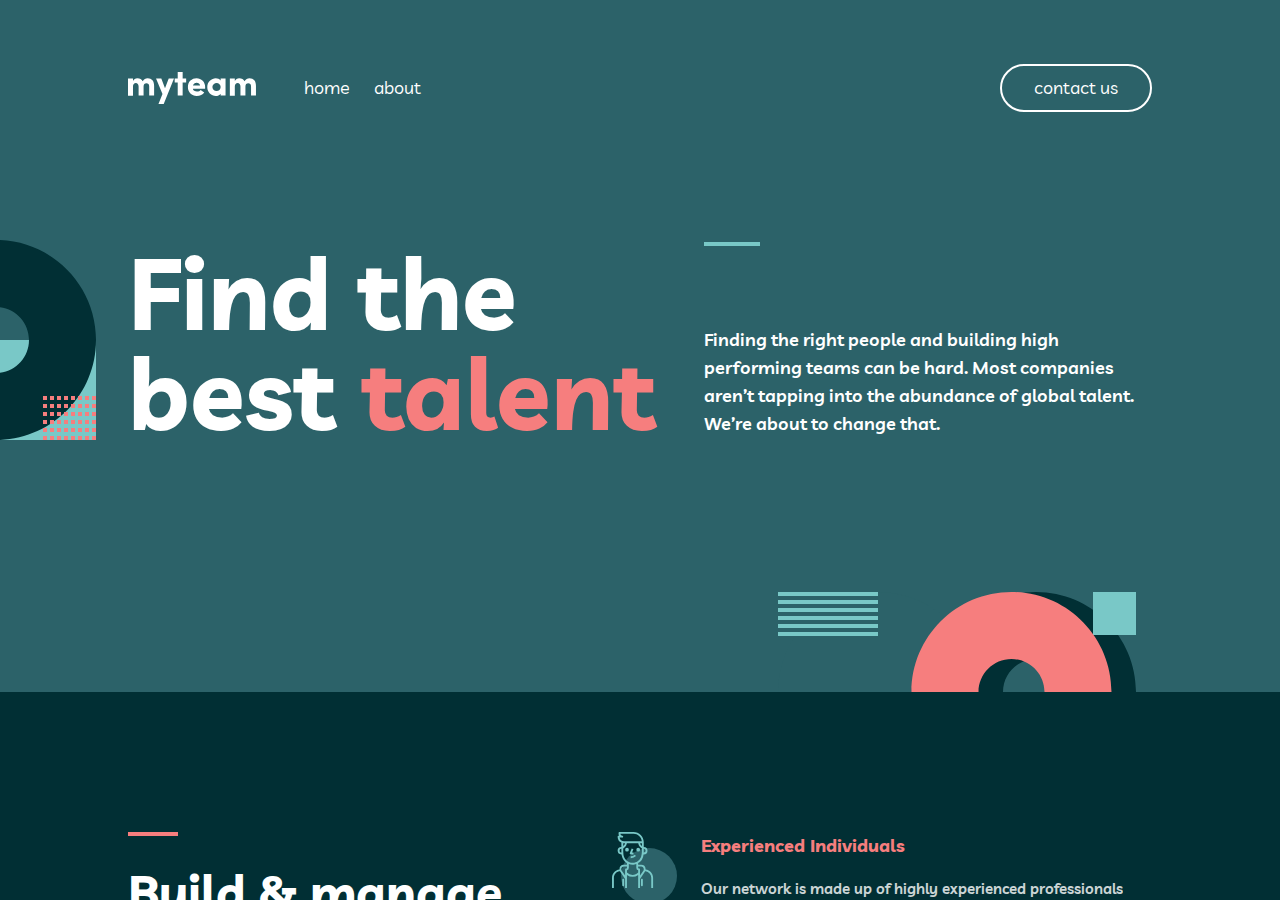
<file: index.html>
<!DOCTYPE html>
<html lang="en">

<head>
  <meta charset="UTF-8">
  <meta name="viewport" content="width=device-width, initial-scale=1.0">

  <link rel="icon" type="image/png" sizes="32x32" href="./images/favicon-32x32.png">

  <title>Myteam</title>

  <link rel="stylesheet" href="css/styles.css">
  <link href="https://fonts.googleapis.com/css2?family=Livvic:wght@500;600;700&display=swap" rel="stylesheet">

</head>

<body>
  <div class="container container-index">

    <nav class="nav">
      <img class="nav-logo" src="assets/logo.svg">

      <img class="nav-hamburger" id="hamburger" src="assets/icon-hamburger.svg">
      <img class="nav-close hidden" id="close" src="assets/icon-close.svg">

      <div class="nav-links" id="nav-links" data-visible="false">
        <div class="nav-links-left">
          <a class="nav-link" href="#">home</a>
          <a class="nav-link" href="./about.html">about</a>
        </div>
        <div class="nav-links-right">
          <button class="nav-btn">contact us</button>
        </div>
      </div>
    </nav>

    <section class="header-wrapper">
      <div class="header-container">
        <h1 class="header-title">Find the<br>best <span class="header-title-talent">talent</span></h1>
        <div class="header-text-wrapper">
          <hr class="header-text-line">
          <p class="header-text">Finding the right people and building high performing teams can
            be hard. Most companies aren’t tapping into the abundance of global
            talent. We’re about to change that.</p>
        </div>
    </section>

    <section class="build-wrapper">
      <div class="build-container">
        <div class="build-header">
          <hr class="build-line">
          <h2 class="build-title">Build & manage distributed teams like no one else.</h2>
        </div>

        <div class="build-content">
          <div class="build-card">
            <img class="build-card-img" src="./assets/icon-person.svg">
            <div class="build-card-content">
              <h3 class="build-card-title">Experienced Individuals</h3>
              <p class="build-card-text">Our network is made up of highly experienced
                professionals who are passionate about what they do.</p>
            </div>
          </div>

          <div class="build-card">
            <img class="build-card-img" src="./assets/icon-cog.svg">
            <div class="build-card-content">
              <h3 class="build-card-title">Easy to Implement</h3>
              <p class="build-card-text">Our processes have been refined over years of implementation meaning
                our teams always deliver..</p>
            </div>
          </div>

          <div class="build-card">
            <img class="build-card-img" src="./assets/icon-chart.svg">
            <div class="build-card-content">
              <h3 class="build-card-title">Enhanced Productivity</h3>
              <p class="build-card-text">Our customized platform with in-built analytics helps you manage your
                distributed teams.</p>
            </div>
          </div>
        </div>
      </div>
    </section>

    <section class="stories-wrapper">
      <div class="stories-container">
        <h2 class="stories-title">Delivering real results for top companies. Some of our <span
            class="stories-title-green">success stories.</span></h2>
        <div class="stories-flex">

          <div class="stories-card">
            <p class="stories-card-quote">“The team perfectly fit the specialized skill set required. They focused
              on the most essential features helping us launch the platform eight months
              faster than planned.”</p>
            <h4 class="stories-card-name">Kady Baker</h4>
            <h5 class="stories-card-occupation">Product Manager at Bookmark</h5>
            <img class="stories-card-img" src="./assets/avatar-kady.jpg">
          </div>

          <div class="stories-card">
            <p class="stories-card-quote">“We needed to automate our entire onboarding process. The team came in and
              built out the whole journey. Since going live, user retention has gone
              through the roof!”</p>
            <h4 class="stories-card-name">Aiysha Reese</h4>
            <h5 class="stories-card-occupation">Founder of Manage</h5>
            <img class="stories-card-img" src="./assets/avatar-aiysha.jpg">
          </div>

          <div class="stories-card">
            <p class="stories-card-quote">“Amazing. Our team helped us build an app that delivered a new experience for
              hiring a physio. The launch was an instant success with 100k downloads in the
              first month.”</p>
            <h4 class="stories-card-name">Arthur Clarke</h4>
            <h5 class="stories-card-occupation">Co-founder of MyPhysio</h5>
            <img class="stories-card-img" src="./assets/avatar-arthur.jpg">
          </div>

        </div>
      </div>
    </section>

    <section class="cta-wrapper">
      <div class="cta-container">
        <h3 class="cta-title">Ready to get started?</h3>
        <button class="cta-btn"><a href="#contact">contact us</a></button>
      </div>
    </section>

    <section class="footer-wrapper">
      <footer class="footer">
        <img class="footer-logo" src="assets/logo.svg">

        <div class="footer-links">
          <a class="footer-link" href="#home">home</a>
          <a class="footer-link" href="#about">about</a>
        </div>

        <div class="footer-address">
          <p>987 Hillcrest Lane<br>
            Irvine, CA<br>
            California 92714<br>
            Call Us: 949-833-7432</p>
        </div>

        <div class="footer-socials">
          <img class="social-img" src="assets/icon-facebook.svg">
          <img class="social-img" src="assets/icon-pinterest.svg">
          <img class="social-img" src="assets/icon-twitter.svg">
        </div>

        <p class="footer-copyright">Copyright 2020. All Rights Reserved</p>

      </footer>
    </section>
  </div>

  <script src="app.js"></script>
</body>

</html>
</file>
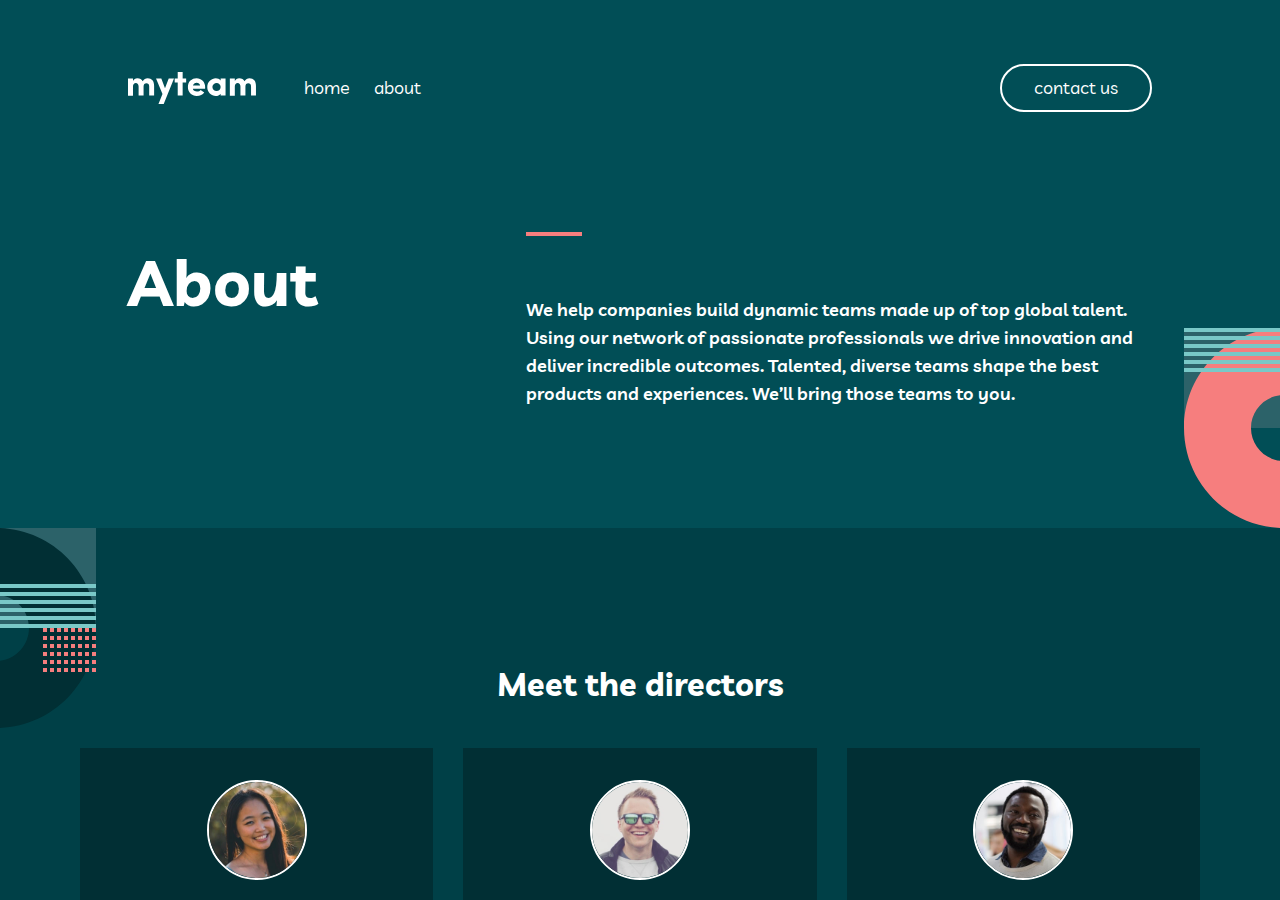
<file: about.html>
<!DOCTYPE html>
<html lang="en">

<head>
  <meta charset="UTF-8">
  <meta name="viewport" content="width=device-width, initial-scale=1.0">

  <link rel="icon" type="image/png" sizes="32x32" href="./images/favicon-32x32.png">

  <title>Myteam</title>

  <link rel="stylesheet" href="css/styles.css">
  <link href="https://fonts.googleapis.com/css2?family=Livvic:wght@500;600;700&display=swap" rel="stylesheet">

</head>

<body>
  <div class="container container-about">

    <nav class="nav">
      <img class="nav-logo" src="assets/logo.svg">

      <img class="nav-hamburger" id="hamburger" src="assets/icon-hamburger.svg">
      <img class="nav-close hidden" id="close" src="assets/icon-close.svg">

      <div class="nav-links" id="nav-links" data-visible="false">
        <div class="nav-links-left">
          <a class="nav-link" href="./index.html">home</a>
          <a class="nav-link" href="#">about</a>
        </div>
        <div class="nav-links-right">
          <button class="nav-btn">contact us</button>
        </div>
      </div>
    </nav>

    <section class="about-wrapper">
      <div class="about-container">
        <h1 class="about-title">About</h1>
        <div class="about-text-wrapper">
          <hr class="about-text-line">
          <p class="about-text">We help companies build dynamic teams made up of top global talent.
            Using our network of passionate professionals we drive innovation
            and deliver incredible outcomes. Talented, diverse teams shape the
            best products and experiences. We’ll bring those teams to you.</p>
        </div>
    </section>

    <section class="team-wrapper">
      <div class="team-container">
        <h2 class="team-title">Meet the directors</h2>
        <div class="team-grid">

          <div class="team-card">
            <div class="card-front">
              <img class="card-front-img" src="./assets/avatar-nikita.jpg">
              <h3 class="card-front-name">Nikita Marks</h3>
              <p class="card-front-role">Founder & CEO</p>
            </div>
            <div class="card-back hidden">
              <h3 class="card-back-name">Nikita Marks</h3>
              <p class="card-back-quote">“It always amazes me how much talent there is in every corner of the globe.”</p>
              <div class="card-back-socials">
                <a href="www.twitter.com"><img class="card-back-link" src="./assets/icon-twitter.svg"></a>
                <a href="www.linkedin.com"><img class="card-back-link" src="./assets/icon-linkedin.svg"></a>
              </div>
            </div>
            <button class="card-btn card-btn-coral"><img class="card-btn-img" src="./assets/icon-cross.svg"></button>
          </div>

          <div class="team-card">
            <div class="card-front">
              <img class="card-front-img" src="./assets/avatar-christian.jpg">
              <h3 class="card-front-name">Cristian Duncan</h3>
              <p class="card-front-role">Co-founder & CEO</p>
            </div>
            <div class="card-back hidden">
              <h3 class="card-back-name">Cristian Duncan</h3>
              <p class="card-back-quote">"Distributed teams required unique processes. You need to approach work in a new way.”</p>
              <div class="card-back-socials">
                <a href="www.twitter.com"><img class="card-back-link" src="./assets/icon-twitter.svg"></a>
                <a href="www.linkedin.com"><img class="card-back-link" src="./assets/icon-linkedin.svg"></a>
              </div>
            </div>
            <button class="card-btn card-btn-coral"><img class="card-btn-img" src="./assets/icon-cross.svg"></button>
          </div>

          <div class="team-card">
            <div class="card-front">
              <img class="card-front-img" src="./assets/avatar-cruz.jpg">
              <h3 class="card-front-name">Cruz Hamer</h3>
              <p class="card-front-role">Co-founder & CTO</p>
            </div>
            <div class="card-back hidden">
              <h3 class="card-back-name">Cruz Hamer</h3>
              <p class="card-back-quote">“Technology is at the forefront of enabling distributed teams. That's where we come in.”</p>
              <div class="card-back-socials">
                <a href="www.twitter.com"><img class="card-back-link" src="./assets/icon-twitter.svg"></a>
                <a href="www.linkedin.com"><img class="card-back-link" src="./assets/icon-linkedin.svg"></a>
              </div>
            </div>
            <button class="card-btn card-btn-coral"><img class="card-btn-img" src="./assets/icon-cross.svg"></button>
          </div>

          <div class="team-card">
            <div class="card-front">
              <img class="card-front-img" src="./assets/avatar-drake.jpg">
              <h3 class="card-front-name">Drake Heaton</h3>
              <p class="card-front-role">Business Development Lead</p>
            </div>
            <div class="card-back hidden">
              <h3 class="card-back-name">Drake Heaton</h3>
              <p class="card-back-quote">“Hiring similar people from similar backgrounds is a surefire way to stunt innovation.”</p>
              <div class="card-back-socials">
                <a href="www.twitter.com"><img class="card-back-link" src="./assets/icon-twitter.svg"></a>
                <a href="www.linkedin.com"><img class="card-back-link" src="./assets/icon-linkedin.svg"></a>
              </div>
            </div>
            <button class="card-btn card-btn-coral"><img class="card-btn-img" src="./assets/icon-cross.svg"></button>
          </div>

          <div class="team-card">
            <div class="card-front">
              <img class="card-front-img" src="./assets/avatar-griffin.jpg">
              <h3 class="card-front-name">Griffin Wise</h3>
              <p class="card-front-role">Lead Marketing</p>
            </div>
            <div class="card-back hidden">
              <h3 class="card-back-name">Griffin Wise</h3>
              <p class="card-back-quote">“Unique perspectives shape unique products, which is what you need to survive these days.”</p>
              <div class="card-back-socials">
                <a href="www.twitter.com"><img class="card-back-link" src="./assets/icon-twitter.svg"></a>
                <a href="www.linkedin.com"><img class="card-back-link" src="./assets/icon-linkedin.svg"></a>
              </div>
            </div>
            <button class="card-btn card-btn-coral"><img class="card-btn-img" src="./assets/icon-cross.svg"></button>
          </div>

          <div class="team-card">
            <div class="card-front">
              <img class="card-front-img" src="./assets/avatar-aden.jpg">
              <h3 class="card-front-name">Aden Allan</h3>
              <p class="card-front-role">Head of Talent</p>
            </div>
            <div class="card-back hidden">
              <h3 class="card-back-name">Aden Allan</h3>
              <p class="card-back-quote">“Empowered teams create truly amazing products. Set the north star and let them follow it.”</p>
              <div class="card-back-socials">
                <a href="www.twitter.com"><img class="card-back-link" src="./assets/icon-twitter.svg"></a>
                <a href="www.linkedin.com"><img class="card-back-link" src="./assets/icon-linkedin.svg"></a>
              </div>
            </div>
            <button class="card-btn card-btn-coral"><img class="card-btn-img" src="./assets/icon-cross.svg"></button>
          </div>

        </div>
      </div>
    </section>

    <section class="cta-wrapper">
      <div class="cta-container">
        <h3 class="cta-title">Ready to get started?</h3>
        <button class="cta-btn"><a href="#contact">contact us</a></button>
      </div>
    </section>

    <section class="footer-wrapper">
      <footer class="footer">
        <img class="footer-logo" src="assets/logo.svg">

        <div class="footer-links">
          <a class="footer-link" href="#home">home</a>
          <a class="footer-link" href="#about">about</a>
        </div>

        <div class="footer-address">
          <p>987 Hillcrest Lane<br>
            Irvine, CA<br>
            California 92714<br>
            Call Us: 949-833-7432</p>
        </div>

        <div class="footer-socials">
          <img class="social-img" src="assets/icon-facebook.svg">
          <img class="social-img" src="assets/icon-pinterest.svg">
          <img class="social-img" src="assets/icon-twitter.svg">
        </div>

        <p class="footer-copyright">Copyright 2020. All Rights Reserved</p>

      </footer>
    </section>
  </div>

  <script src="app.js"></script>
</body>

</html>
</file>
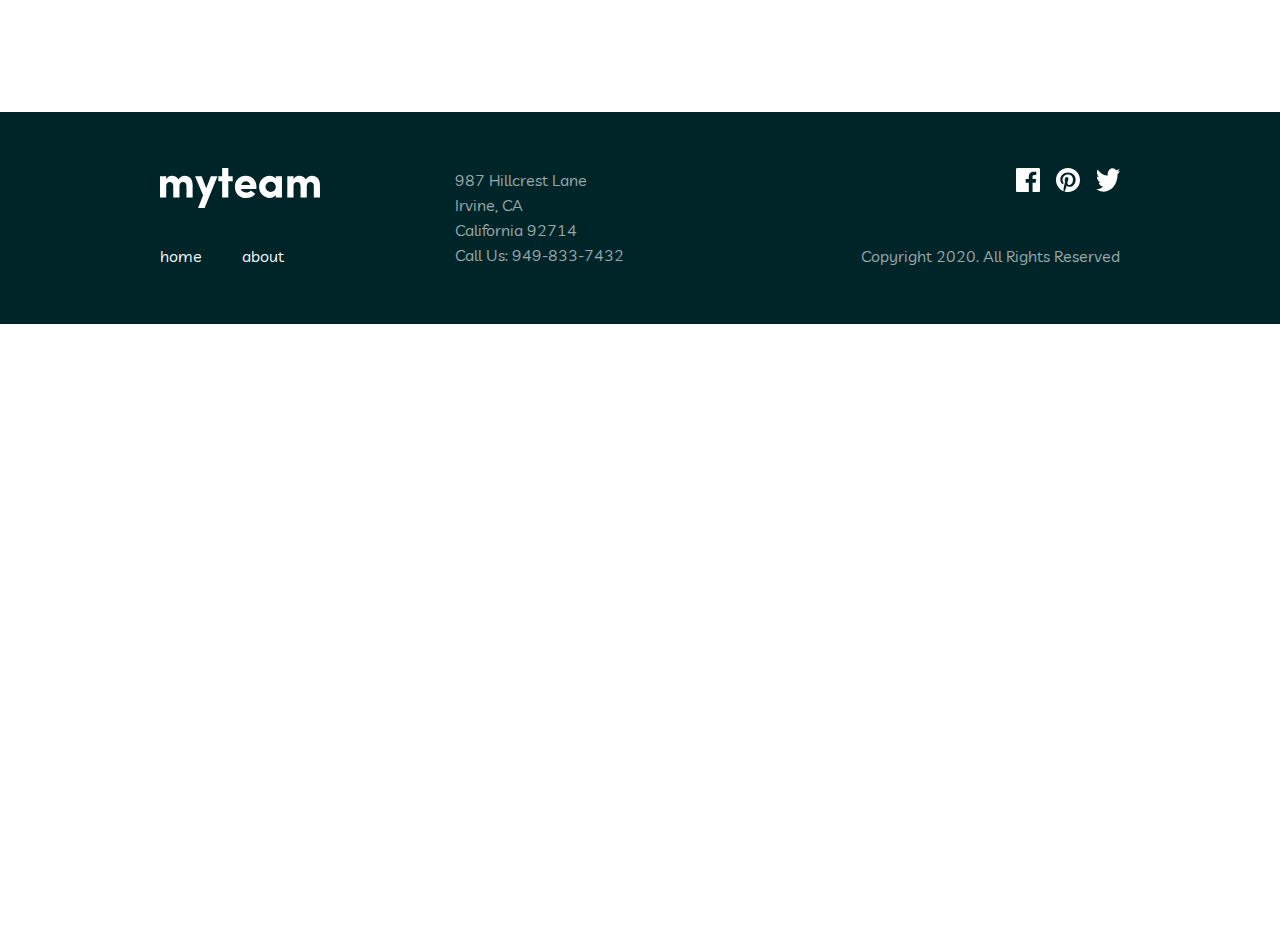
<file: contact.html>
<!DOCTYPE html>
<html lang="en">

<head>
  <meta charset="UTF-8">
  <meta name="viewport" content="width=device-width, initial-scale=1.0">

  <link rel="icon" type="image/png" sizes="32x32" href="./images/favicon-32x32.png">

  <title>Myteam</title>

  <link rel="stylesheet" href="css/styles.css">
  <link href="https://fonts.googleapis.com/css2?family=Livvic:wght@500;600;700&display=swap" rel="stylesheet">

</head>

<body>
  <div class="container">

    <nav class="nav">
      <img class="nav-logo" src="assets/logo.svg">

      <img class="nav-hamburger" id="hamburger" src="assets/icon-hamburger.svg">
      <img class="nav-close hidden" id="close" src="assets/icon-close.svg">

      <div class="nav-links" id="nav-links" data-visible="false">
        <div class="nav-links-left">
          <a class="nav-link" href="#">home</a>
          <a class="nav-link" href="#">about</a>
        </div>
        <div class="nav-links-right">
          <button class="nav-btn">contact us</button>
        </div>
      </div>
    </nav>

    <section class="footer-wrapper">
    <footer class="footer">
      <img class="footer-logo" src="assets/logo.svg">

      <div class="footer-links">
        <a class="footer-link" href="#home">home</a>
        <a class="footer-link" href="#about">about</a>
      </div>

      <div class="footer-address">
        <p>987 Hillcrest Lane<br>
          Irvine, CA<br>
          California 92714<br>
          Call Us: 949-833-7432</p>
      </div>

      <div class="footer-socials">
        <img class="social-img" src="assets/icon-facebook.svg">
        <img class="social-img" src="assets/icon-pinterest.svg">
        <img class="social-img" src="assets/icon-twitter.svg">
      </div>

      <p class="footer-copyright">Copyright 2020. All Rights Reserved</p>

    </footer>
  </section>




    Find the best talent

    Finding the right people and building high performing teams can
    be hard. Most companies aren’t tapping into the abundance of global
    talent. We’re about to change that.



    Build & manage distributed teams like no one else.

    Experienced Individuals
    Our network is made up of highly experienced professionals who are
    passionate about what they do.

    Easy to Implement
    Our processes have been refined over years of implementation meaning
    our teams always deliver.

    Enhanced Productivity
    Our customized platform with in-built analytics helps you manage your
    distributed teams.



    Delivering real results for top companies. Some of our success stories.

    “The team perfectly fit the specialized skill set required. They focused
    on the most essential features helping us launch the platform eight months
    faster than planned.”
    Kady Baker
    Product Manager at Bookmark

    “We needed to automate our entire onboarding process. The team came in and
    built out the whole journey. Since going live, user retention has gone
    through the roof!”
    Aiysha Reese
    Founder of Manage

    “Amazing. Our team helped us build an app that delivered a new experience for
    hiring a physio. The launch was an instant success with 100k downloads in the
    first month.”
    Arthur Clarke
    Co-founder of MyPhysio



    Ready to get started?

    contact us



    home
    about

    987 Hillcrest Lane
    Irvine, CA
    California 92714
    Call Us : 949-833-7432

    Copyright 2020. All Rights Reserved
  </div>

  <script src="app.js"></script>
</body>

</html>

  home
  about

  contact us



  Contact

  Ask us about

  The quality of our talent network
  Usage & implementation of our software
  How we help drive innovation

  Name
  Email Address
  Company Name
  Title
  Message

  submit



  home
  about

  987  Hillcrest Lane
  Irvine, CA
  California 92714
  Call Us : 949-833-7432

  Copyright 2020. All Rights Reserved
</file>
<file: css/styles.css>
* {
  margin: 0;
  padding: 0;
  font-family: "Livvic", sans-serif;
  color: #FFFFFF;
}

a {
  text-decoration: none;
  color: inherit;
}

hr {
  height: 4px;
  border: none;
}

.container {
  position: relative;
  overflow-x: hidden;
  height: 100vh;
}

.container-index {
  background-color: #2C6269;
}

.container-about {
  background-color: #014E56;
}

.hidden {
  display: none;
}

button:hover,
a:hover {
  cursor: pointer;
}

.nav {
  display: flex;
  justify-content: space-between;
  align-items: center;
  padding: 3rem 1.5rem 0;
}
.nav .nav-logo {
  max-width: 8rem;
}
.nav .nav-hamburger,
.nav .nav-close {
  z-index: 100;
}
.nav .nav-links {
  position: absolute;
  right: 0;
  top: 0;
  height: calc(100vh - 7rem);
  padding: 7rem 3rem 0;
  background-color: #2C6269;
  display: flex;
  flex-direction: column;
  gap: 2.25rem;
  background-image: url("../assets/bg-pattern-about-1-mobile-nav-1.svg");
  background-repeat: no-repeat;
  background-position: bottom right -6.5rem;
  transform: translateX(100%);
  transition: transform 250ms ease-out;
  z-index: 3;
}
.nav .nav-links .nav-links-left {
  display: flex;
  flex-direction: column;
  gap: 1.5rem;
}
.nav .nav-links .nav-links-left .nav-link {
  font-size: 1.125rem;
  line-height: 28px;
  color: #FFFFFF;
}
.nav .nav-links .nav-links-right .nav-btn {
  width: 100%;
  font-size: 18px;
  line-height: 28px;
  color: #FFFFFF;
  padding: 0.5rem 2rem;
  background-color: transparent;
  border: 2px solid #FFFFFF;
  border-radius: 50px;
}
.nav .nav-links[data-visible=true] {
  transform: translateX(0%);
}

@media screen and (min-width: 660px) {
  .nav {
    justify-content: flex-start;
    gap: 3rem;
    padding: 4rem 2.5rem 0;
  }
  .nav .nav-logo {
    max-width: 8rem;
  }
  .nav .nav-hamburger,
.nav .nav-close {
    display: none;
  }
  .nav .nav-links {
    background-color: inherit;
    flex-grow: 1;
    position: initial;
    right: auto;
    top: auto;
    height: auto;
    padding: 0;
    flex-direction: row;
    justify-content: space-between;
    align-items: center;
    background-image: none;
    transform: none;
    transition: none;
  }
  .nav .nav-links .nav-links-left {
    display: flex;
    flex-direction: row;
    gap: 1.5rem;
  }
  .nav .nav-links .nav-links-right .nav-btn {
    width: auto;
    background-color: transparent;
    border: 2px solid #FFFFFF;
    border-radius: 50px;
  }
  .nav .nav-links[data-visible=true] {
    transform: translateX(0%);
  }
}
@media screen and (min-width: 660px) {
  .nav {
    justify-content: flex-start;
    gap: 3rem;
    padding: 4rem 2.5rem 0;
  }
  .nav .nav-logo {
    max-width: 8rem;
  }
  .nav .nav-hamburger,
.nav .nav-close {
    display: none;
  }
  .nav .nav-links {
    flex-grow: 1;
    position: initial;
    right: auto;
    top: auto;
    height: auto;
    padding: 0;
    flex-direction: row;
    justify-content: space-between;
    align-items: center;
    background-image: none;
    transform: none;
    transition: none;
  }
  .nav .nav-links .nav-links-left {
    gap: 1.5rem;
  }
  .nav .nav-links .nav-links-right .nav-btn {
    width: auto;
  }
}
@media screen and (min-width: 992px) {
  .nav {
    justify-content: flex-start;
    gap: 3rem;
    max-width: 80%;
    margin: auto;
  }
  .nav .nav-logo {
    max-width: 8rem;
  }
  .nav .nav-hamburger,
.nav .nav-close {
    display: none;
  }
  .nav .nav-links {
    flex-grow: 1;
    position: initial;
    right: auto;
    top: auto;
    height: auto;
    padding: 0;
    flex-direction: row;
    justify-content: space-between;
    align-items: center;
    background-image: none;
    transform: none;
    transition: none;
  }
  .nav .nav-links .nav-links-left {
    gap: 1.5rem;
  }
  .nav .nav-links .nav-links-right .nav-btn {
    width: auto;
  }
}
.footer-wrapper {
  background-color: #002529;
}
.footer-wrapper .footer {
  padding: 4rem 1.5rem;
  text-align: center;
  color: #FFFFFF;
}
.footer-wrapper .footer .footer-logo {
  max-width: 6rem;
  padding-bottom: 1.5rem;
}
.footer-wrapper .footer .footer-links {
  display: flex;
  justify-content: center;
  gap: 1.5rem;
}
.footer-wrapper .footer .footer-address {
  padding: 1.5rem 0 2.5rem;
  opacity: 0.6;
  line-height: 25px;
}
.footer-wrapper .footer .footer-socials {
  display: flex;
  gap: 1rem;
  justify-content: center;
  padding-bottom: 1rem;
}
.footer-wrapper .footer .footer-copyright {
  opacity: 0.6;
}

@media screen and (min-width: 660px) {
  .footer-wrapper .footer {
    padding: 3rem 2.5rem;
    display: grid;
    grid-template-areas: "logo address socials" "links address copyright";
    -moz-column-gap: 2rem;
         column-gap: 2rem;
    text-align: left;
    max-width: 100rem;
    margin: auto;
  }
  .footer-wrapper .footer .footer-logo {
    max-width: 10rem;
    padding-bottom: 1.5rem;
    grid-area: logo;
  }
  .footer-wrapper .footer .footer-links {
    justify-content: flex-start;
    gap: 2.5rem;
    grid-area: links;
  }
  .footer-wrapper .footer .footer-address {
    padding: 0;
    grid-area: address;
  }
  .footer-wrapper .footer .footer-socials {
    justify-content: flex-end;
    padding-bottom: 3.1875rem;
    grid-area: socials;
  }
  .footer-wrapper .footer .footer-socials img {
    width: 24px;
    height: 24px;
  }
  .footer-wrapper .footer .footer-copyright {
    text-align: right;
    grid-area: copyright;
  }
}
@media screen and (min-width: 992px) {
  .footer-wrapper .footer {
    padding: 3.5rem 10rem;
    max-width: 100rem;
  }
}
.header-wrapper {
  padding: 5rem 1.5rem 12.3125rem;
  text-align: center;
  background-image: url("../assets/bg-pattern-home-2.svg");
  background-repeat: no-repeat;
  background-position: bottom;
}
.header-wrapper .header-container {
  display: flex;
  flex-direction: column;
}
.header-wrapper .header-container .header-title {
  font-size: 2.5rem;
  line-height: 40px;
  font-weight: 700;
  padding-bottom: 1rem;
}
.header-wrapper .header-container .header-title .header-title-talent {
  color: #F67E7E;
}
.header-wrapper .header-container .header-text-wrapper {
  display: flex;
  flex-direction: column;
  max-width: 28.5rem;
  margin: auto;
}
.header-wrapper .header-container .header-text-wrapper .header-text-line {
  display: none;
}
.header-wrapper .header-container .header-text-wrapper .header-text {
  font-size: 15px;
  font-weight: 600;
  line-height: 28px;
}

@media screen and (min-width: 660px) {
  .header-wrapper {
    padding: 7rem 0 16rem;
  }
  .header-wrapper .header-container .header-title {
    font-size: 4rem;
    line-height: 56px;
    padding-bottom: 1.5rem;
  }
  .header-wrapper .header-container .header-text-wrapper .header-text {
    max-width: 28rem;
  }
}
@media screen and (min-width: 992px) {
  .header-wrapper {
    padding: 8.125rem 0 15.625rem;
    margin: auto;
    text-align: left;
    background-image: url("../assets/bg-pattern-home-2.svg"), url("../assets/bg-pattern-home-1.svg");
    background-repeat: no-repeat, no-repeat;
    background-position: bottom right 9rem, left -6.5rem top 8rem;
  }
  .header-wrapper .header-container {
    flex-direction: row;
    gap: 1rem;
    justify-content: space-between;
    align-items: baseline;
    padding: 0 10%;
    max-width: 100rem;
    margin: auto;
  }
  .header-wrapper .header-container .header-title {
    font-size: 6.25rem;
    line-height: 100px;
    padding-bottom: 0;
  }
  .header-wrapper .header-container .header-text-wrapper {
    margin-top: 0;
    margin-right: 0;
  }
  .header-wrapper .header-container .header-text-wrapper .header-text-line {
    display: block;
    width: 3.5rem;
    background-color: #79C8C7;
    margin-bottom: 5rem;
  }
  .header-wrapper .header-container .header-text-wrapper .header-text {
    font-size: 18px;
  }
}
.build-wrapper {
  background-color: #012F34;
  padding: 4rem 1.5rem;
  background-image: url("../assets/bg-pattern-home-3.svg");
  background-repeat: no-repeat;
  background-position: top right -6.25rem;
}
.build-wrapper .build-container {
  display: flex;
  flex-direction: column;
  gap: 3.5rem;
}
.build-wrapper .build-container .build-header {
  max-width: 70%;
}
.build-wrapper .build-container .build-header .build-line {
  background-color: #F67E7E;
  width: 3.125rem;
  margin-bottom: 2rem;
}
.build-wrapper .build-container .build-header .build-title {
  font-size: 32px;
  line-height: 32px;
}
.build-wrapper .build-container .build-content {
  display: flex;
  flex-direction: column;
  gap: 3rem;
}
.build-wrapper .build-container .build-content .build-card {
  text-align: center;
  display: flex;
  flex-direction: column;
}
.build-wrapper .build-container .build-content .build-card .build-card-img {
  margin: 0 auto 1rem;
  height: 72px;
  width: 72px;
}
.build-wrapper .build-container .build-content .build-card .build-card-title {
  font-size: 18px;
  line-height: 28px;
  color: #F67E7E;
  margin-bottom: 0.5rem;
}
.build-wrapper .build-container .build-content .build-card .build-card-text {
  font-size: 15px;
  font-weight: 600;
  line-height: 25px;
  opacity: 0.8;
}

@media screen and (min-width: 660px) {
  .build-wrapper {
    padding: 6.25rem 0;
  }
  .build-wrapper .build-container {
    gap: 4rem;
    max-width: 80%;
    margin: auto;
  }
  .build-wrapper .build-container .build-content {
    gap: 2rem;
    margin-left: 0;
  }
  .build-wrapper .build-container .build-content .build-card {
    text-align: left;
    flex-direction: row;
    gap: 2rem;
  }
  .build-wrapper .build-container .build-content .build-card .build-card-img {
    margin: 0;
  }
  .build-wrapper .build-container .build-content .build-card .build-card-title {
    margin-bottom: 1rem;
  }
}
@media screen and (min-width: 992px) and (min-width: 660px) {
  .build-wrapper {
    padding: 8.75rem 0;
    background-position: bottom right -6.25rem;
  }
  .build-wrapper .build-container {
    flex-direction: row;
    gap: 0;
    justify-content: space-between;
    padding: 0 10%;
    max-width: 100rem;
    margin: auto;
  }
  .build-wrapper .build-container .build-header {
    max-width: 27.8125rem;
  }
  .build-wrapper .build-container .build-header .build-title {
    font-size: 48px;
    line-height: 48px;
  }
  .build-wrapper .build-container .build-content {
    max-width: 33.75rem;
  }
  .build-wrapper .build-container .build-content .build-card {
    text-align: left;
    flex-direction: row;
    gap: 1.5rem;
  }
  .build-wrapper .build-container .build-content .build-card .build-card-title {
    margin-bottom: 1rem;
  }
}
.stories-wrapper {
  background-color: #004047;
  padding: 8.75rem 1.5rem 10.25rem;
  background-image: url("../assets/bg-pattern-home-4-about-3.svg"), url("../assets/bg-pattern-home-5.svg");
  background-repeat: no-repeat;
  background-position: top left, bottom right;
}
.stories-wrapper .stories-container {
  text-align: center;
}
.stories-wrapper .stories-container .stories-title {
  font-size: 32px;
  line-height: 32px;
  padding-bottom: 3rem;
}
.stories-wrapper .stories-container .stories-title .stories-title-green {
  color: #79C8C7;
}
.stories-wrapper .stories-container .stories-flex {
  display: flex;
  flex-direction: column;
  gap: 3rem;
}
.stories-wrapper .stories-container .stories-flex .stories-card {
  padding-top: 2.25rem;
  background-image: url("../assets/icon-quotes.svg");
  background-repeat: no-repeat;
  background-position: top center;
}
.stories-wrapper .stories-container .stories-flex .stories-card .stories-card-quote {
  font-size: 15px;
  line-height: 25px;
  padding-bottom: 1rem;
}
.stories-wrapper .stories-container .stories-flex .stories-card .stories-card-name {
  color: #79C8C7;
  font-size: 18px;
  line-height: 28px;
}
.stories-wrapper .stories-container .stories-flex .stories-card .stories-card-occupation {
  font-style: italic;
  font-size: 13px;
  font-weight: 500;
  opacity: 0.9;
  padding-bottom: 1rem;
}
.stories-wrapper .stories-container .stories-flex .stories-card .stories-card-img {
  width: 62px;
  height: 62px;
  border-radius: 90px;
  border: 2px solid #FFFFFF;
}

@media screen and (min-width: 660px) {
  .stories-wrapper {
    padding: 6.25rem 0;
  }
  .stories-wrapper .stories-container {
    max-width: 35.875rem;
    margin: auto;
  }
  .stories-wrapper .stories-container .stories-title {
    padding: 0 3rem 3rem;
  }
  .stories-wrapper .stories-container .stories-flex {
    display: flex;
    flex-direction: column;
    gap: 3rem;
  }
}
@media screen and (min-width: 992px) {
  .stories-wrapper {
    padding: 8.75rem 0;
  }
  .stories-wrapper .stories-container {
    padding: 0 10rem;
    max-width: 100rem;
  }
  .stories-wrapper .stories-container .stories-title {
    font-size: 48px;
    line-height: 48px;
    padding-bottom: 3.5rem;
  }
  .stories-wrapper .stories-container .stories-flex {
    flex-direction: row;
    align-items: flex-start;
    gap: 1.875rem;
  }
  .stories-wrapper .stories-container .stories-flex .stories-card .stories-card-quote {
    padding-bottom: 1.5rem;
  }
}
.cta-wrapper {
  background-color: #F67E7E;
  padding: 5.25rem 1.5rem;
  text-align: center;
  background-image: url("../assets/bg-pattern-home-6-about-5.svg");
  background-repeat: no-repeat;
  background-position: bottom -1.375rem left;
}
.cta-wrapper .cta-container .cta-title {
  color: #012F34;
  font-size: 32px;
  font-weight: 700;
  line-height: 32px;
  padding-bottom: 1.5rem;
}
.cta-wrapper .cta-container .cta-btn {
  background-color: transparent;
  border: 2px solid #012F34;
  border-radius: 50px;
  font-size: 18px;
  font-weight: 600;
  line-height: 28px;
  color: #012F34;
  padding: 0.625rem 2rem;
}

@media screen and (min-width: 700px) {
  .cta-wrapper {
    padding: 4.75rem 6.125rem;
    text-align: left;
  }
  .cta-wrapper .cta-container {
    display: flex;
    flex-direction: row;
    align-items: center;
    justify-content: space-between;
  }
  .cta-wrapper .cta-container .cta-title {
    padding-bottom: 0;
  }
}
@media screen and (min-width: 992px) {
  .cta-wrapper {
    padding: 4.75rem 5rem;
    text-align: left;
  }
  .cta-wrapper .cta-container {
    max-width: 57.5rem;
    margin: auto;
  }
  .cta-wrapper .cta-container .cta-title {
    font-size: 48px;
    line-height: 48px;
    padding-bottom: 0;
  }
}
.about-wrapper {
  padding: 5rem 1.5rem 6.75rem;
  text-align: center;
  background-color: #014E56;
  background-image: url("../assets/bg-pattern-about-1-mobile-nav-1.svg");
  background-repeat: no-repeat;
  background-position: bottom -6.5rem right -6.5rem;
}
.about-wrapper .about-container {
  display: flex;
  flex-direction: column;
}
.about-wrapper .about-container .about-title {
  font-size: 2.5rem;
  line-height: 40px;
  font-weight: 700;
  padding-bottom: 1rem;
}
.about-wrapper .about-container .about-text-wrapper {
  display: flex;
  flex-direction: column;
  max-width: 28.5rem;
  margin: auto;
}
.about-wrapper .about-container .about-text-wrapper .about-text-line {
  display: none;
}
.about-wrapper .about-container .about-text-wrapper .about-text {
  font-size: 15px;
  font-weight: 600;
  line-height: 28px;
}

@media screen and (min-width: 660px) {
  .about-wrapper {
    padding: 7rem 0;
    background-position: bottom right -6.5rem;
  }
  .about-wrapper .about-container .about-title {
    font-size: 4rem;
    line-height: 56px;
    padding-bottom: 1.5rem;
  }
  .about-wrapper .about-container .about-text-wrapper .about-text {
    max-width: 28rem;
  }
}
@media screen and (min-width: 992px) {
  .about-wrapper {
    padding: 7.5rem 0;
    margin: auto;
    text-align: left;
  }
  .about-wrapper .about-container {
    flex-direction: row;
    gap: 1.875rem;
    align-items: baseline;
    padding: 0 10%;
    max-width: 100rem;
    margin: auto;
  }
  .about-wrapper .about-container .about-title {
    line-height: 100px;
    padding-bottom: 0;
    min-width: 23rem;
  }
  .about-wrapper .about-container .about-text-wrapper {
    margin: auto 0;
    max-width: none;
  }
  .about-wrapper .about-container .about-text-wrapper .about-text-line {
    display: block;
    width: 3.5rem;
    background-color: #F67E7E;
    margin-bottom: 3.75rem;
  }
  .about-wrapper .about-container .about-text-wrapper .about-text {
    font-size: 18px;
    max-width: none;
  }
}
.team-wrapper {
  background-color: #004047;
  padding: 5.5rem 1.5rem 7.25rem;
  background-image: url("../assets/bg-pattern-about-2-contact-1.svg"), url("../assets/bg-pattern-home-4-about-3.svg");
  background-position: top -6.625rem left -6.5rem, bottom right;
  background-repeat: no-repeat;
  text-align: center;
}
.team-wrapper .team-container .team-title {
  font-size: 32px;
  line-height: 32px;
  padding-bottom: 3rem;
}
.team-wrapper .team-container .team-grid {
  display: grid;
  grid-template-columns: 1fr;
  row-gap: 3.25rem;
  max-width: 25rem;
  margin: auto;
}
.team-wrapper .team-container .team-grid .team-card {
  background-color: #012F34;
  padding: 2rem 1.5rem 3.5rem;
  position: relative;
}
.team-wrapper .team-container .team-grid .team-card .card-front .card-front-img {
  width: 96px;
  height: 96px;
  border-radius: 90px;
  border: 2px solid #FFFFFF;
  margin-bottom: 1rem;
}
.team-wrapper .team-container .team-grid .team-card .card-front .card-front-name {
  color: #79C8C7;
  font-size: 18px;
  line-height: 28px;
}
.team-wrapper .team-container .team-grid .team-card .card-front .card-front-role {
  font-size: 15px;
  line-height: 25px;
  font-style: italic;
}
.team-wrapper .team-container .team-grid .team-card .card-back .card-back-name {
  color: #79C8C7;
  font-size: 18px;
  line-height: 28px;
  padding-bottom: 0.5rem;
}
.team-wrapper .team-container .team-grid .team-card .card-back .card-back-quote {
  font-size: 15px;
  line-height: 25px;
  padding-bottom: 1.5rem;
}
.team-wrapper .team-container .team-grid .team-card .card-back .card-back-socials {
  display: flex;
  gap: 1rem;
  justify-content: center;
}
.team-wrapper .team-container .team-grid .team-card .card-btn {
  position: absolute;
  bottom: -2rem;
  left: calc(50% - 30px);
  border: none;
  border-radius: 90px;
  padding: 1.25rem 1.25rem 1.0625rem;
}
.team-wrapper .team-container .team-grid .team-card .card-btn .card-btn-img {
  width: 20px;
  height: 20px;
  pointer-events: none;
}
.team-wrapper .team-container .team-grid .team-card .card-btn .rotate {
  transform: rotate(45deg);
}
.team-wrapper .team-container .team-grid .team-card .card-btn-coral {
  background-color: #F67E7E;
}
.team-wrapper .team-container .team-grid .team-card .card-btn-teal {
  background-color: #79C8C7;
}

@media screen and (min-width: 660px) {
  .team-wrapper {
    padding: 6.25rem 0 8rem;
    background-position: top left -6.5rem, bottom right;
  }
  .team-wrapper .team-container .team-grid {
    grid-template-columns: 1fr 1fr;
    -moz-column-gap: 0.6875rem;
         column-gap: 0.6875rem;
    row-gap: 4.75rem;
    max-width: 75%;
  }
}
@media screen and (min-width: 992px) {
  .team-wrapper {
    padding: 8.75rem 5rem 10.5rem;
    background-position: top left -6.5rem, bottom right -2.5rem;
  }
  .team-wrapper .team-container .team-grid {
    grid-template-columns: 1fr 1fr 1fr;
    -moz-column-gap: 1.875rem;
         column-gap: 1.875rem;
    row-gap: 4.75rem;
    max-width: 100rem;
  }
}/*# sourceMappingURL=styles.css.map */
</file>
